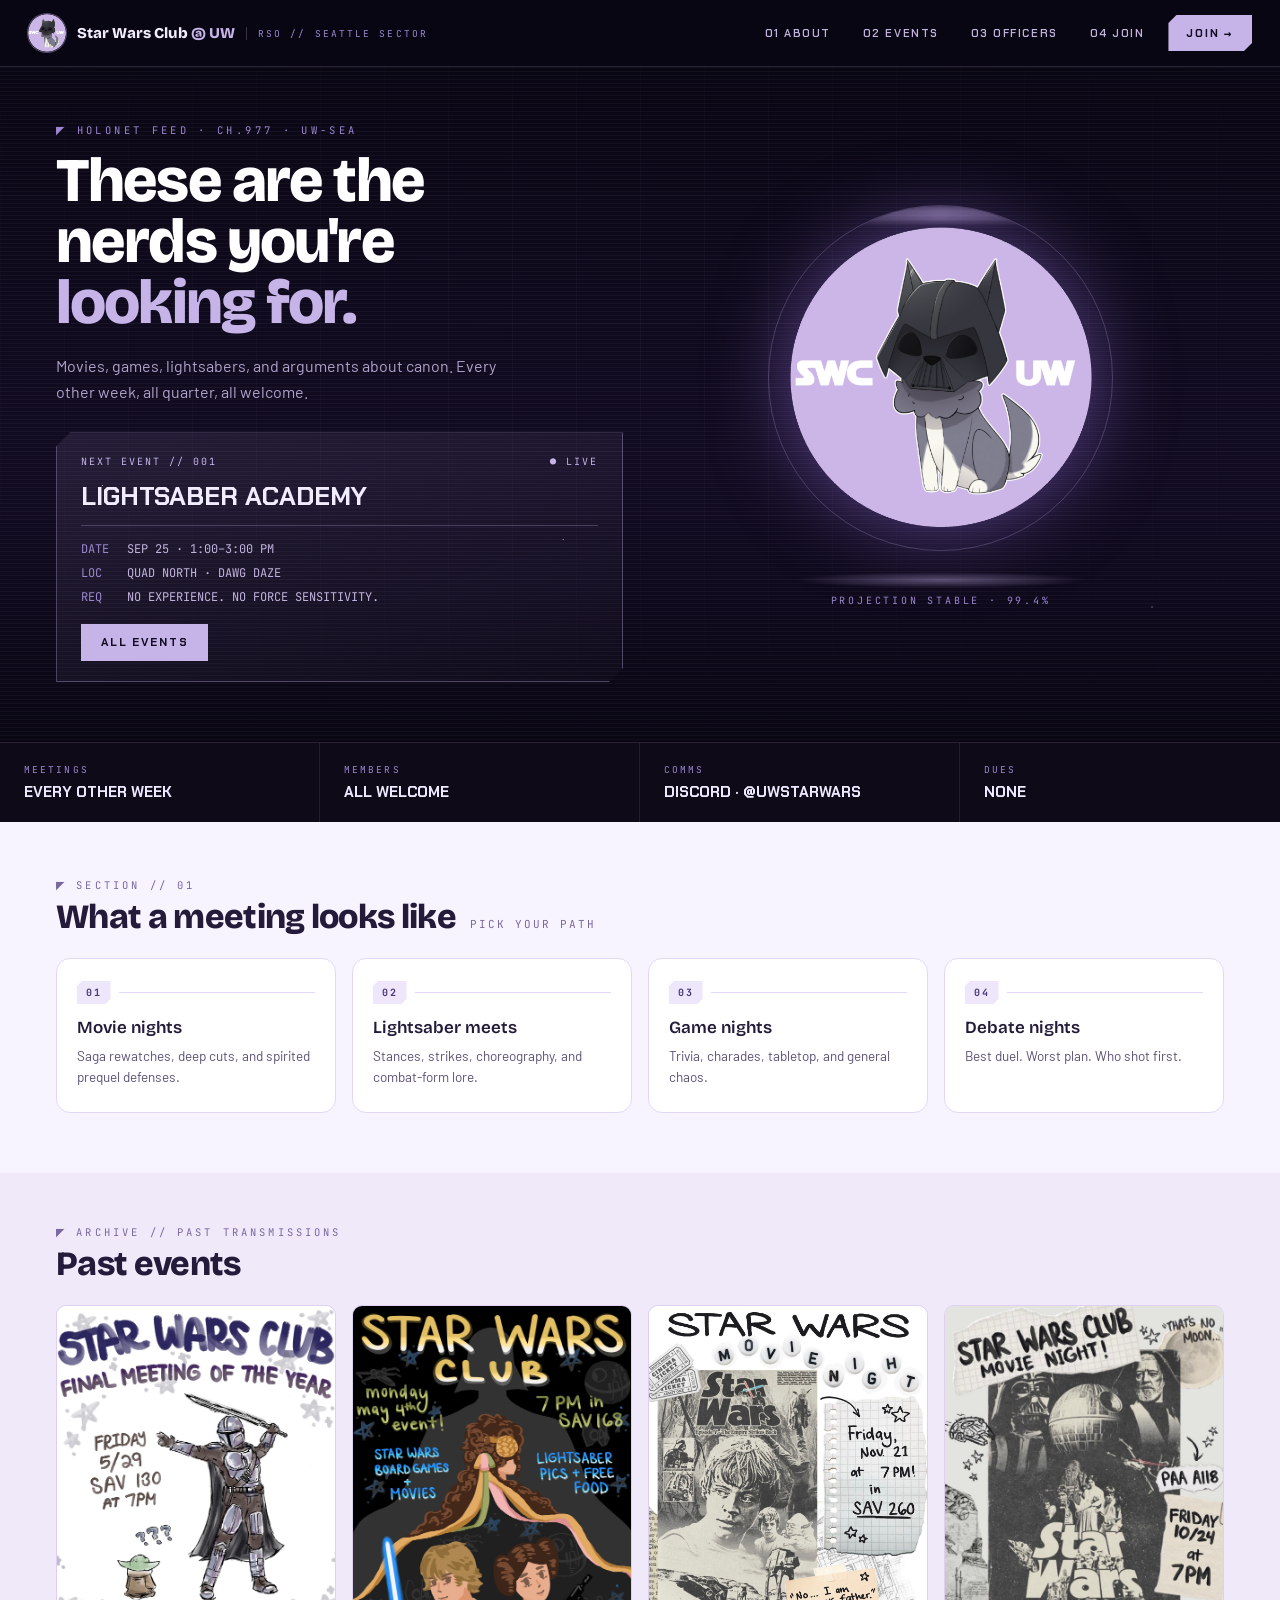
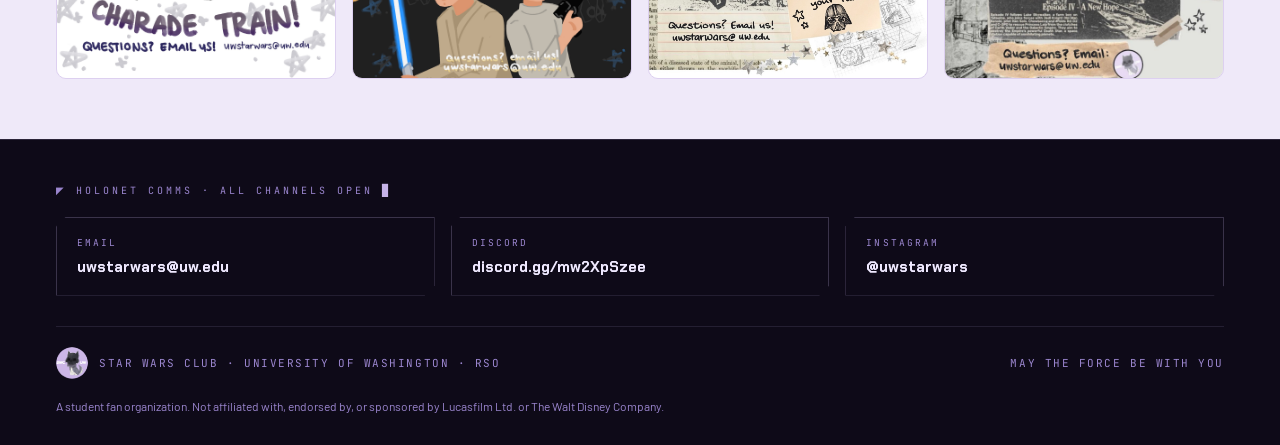
<file: index.html>
<!DOCTYPE html>
<html lang="en">
<head>
<meta charset="utf-8">
<meta name="viewport" content="width=device-width, initial-scale=1">
<title>Star Wars Club @ UW</title>
<meta name="description" content="Star Wars Club at the University of Washington: movies, games, lightsabers, and arguments about canon. Every other week, all quarter, all welcome.">
<meta property="og:title" content="Star Wars Club @ UW">
<meta property="og:description" content="Movies, games, lightsabers, and arguments about canon. Every other week, all quarter, all welcome.">
<meta property="og:image" content="assets/logo.png">
<meta property="og:type" content="website">
<link rel="icon" href="assets/logo.png" type="image/png">
<link rel="preconnect" href="https://fonts.googleapis.com">
<link rel="preconnect" href="https://fonts.gstatic.com" crossorigin>
<link href="https://fonts.googleapis.com/css2?family=Chakra+Petch:wght@400;600;700&family=JetBrains+Mono:wght@400;700&family=Bricolage+Grotesque:opsz,wght@12..96,600;12..96,800&family=Barlow:wght@400;500;600&display=swap" rel="stylesheet">
<link rel="stylesheet" href="css/style.css">
</head>
<body>
<a class="skip-link" href="#main">Skip to content</a>

<header class="site-header">
  <div class="header-inner">
    <a class="brand" href="index.html">
      <img class="brand-logo" src="assets/logo.png" alt="SWC UW">
      <span class="brand-word">Star Wars Club <span>@ UW</span></span>
      <span class="brand-tag">RSO // SEATTLE SECTOR</span>
    </a>
    <nav class="nav" aria-label="Primary">
      <a class="nav-link" href="about.html">01 About</a>
      <a class="nav-link" href="events.html">02 Events</a>
      <a class="nav-link" href="officers.html">03 Officers</a>
      <a class="nav-link" href="join.html">04 Join</a>
      <a class="cta-join" href="https://discord.gg/mw2XpSzee" target="_blank" rel="noopener">Join →</a>
    </nav>
  </div>
</header>

<main id="main">

  <section class="hero" style="background:linear-gradient(180deg,#0a0714 0%,#120c22 60%,#0a0714 100%);padding:56px 28px 60px">
    <div class="decor decor-stars-home"></div>
    <div class="decor decor-scanlines"></div>
    <div class="decor decor-grid"></div>
    <div class="hero-inner wrap" style="display:grid;grid-template-columns:repeat(auto-fit,minmax(min(340px,100%),1fr));gap:34px;align-items:center">
      <div>
        <div class="kicker">◤ HOLONET FEED · CH.977 · UW-SEA</div>
        <h1 class="h1">These are the<br>nerds you're<br><span class="accent">looking for.</span></h1>
        <p class="lede">Movies, games, lightsabers, and arguments about canon. Every other week, all quarter, all welcome.</p>

        <div class="console" style="margin-top:28px">
          <div class="console-row"><span>NEXT EVENT // 001</span><span class="live anim-pulse">● LIVE</span></div>
          <div class="console-title">Lightsaber Academy</div>
          <div class="console-rule"></div>
          <div class="console-spec">
            <span class="label">DATE</span><span>SEP 25 · 1:00–3:00 PM</span>
            <span class="label">LOC</span><span>QUAD NORTH · DAWG DAZE</span>
            <span class="label">REQ</span><span>NO EXPERIENCE. NO FORCE SENSITIVITY.</span>
          </div>
          <a class="console-btn" href="events.html">All events</a>
        </div>
      </div>

      <div class="hologram">
        <div class="hologram-stage">
          <div class="hologram-glow"></div>
          <div class="hologram-ring"><div class="hologram-scan anim-sweep"></div></div>
          <img class="hologram-logo anim-floaty" src="assets/logo.png" alt="SWC UW husky mascot">
        </div>
        <div class="hologram-base"></div>
        <div class="hologram-caption">PROJECTION STABLE · 99.4%</div>
      </div>
    </div>
  </section>

  <section class="stat-bar">
    <div class="stat-cell"><div class="stat-label">MEETINGS</div><div class="stat-value">Every other week</div></div>
    <div class="stat-cell"><div class="stat-label">MEMBERS</div><div class="stat-value">All welcome</div></div>
    <div class="stat-cell"><div class="stat-label">COMMS</div><div class="stat-value">Discord · @uwstarwars</div></div>
    <div class="stat-cell"><div class="stat-label">DUES</div><div class="stat-value">None</div></div>
  </section>

  <section class="section-light">
    <div class="wrap">
      <div class="kicker-light">◤ SECTION // 01</div>
      <div class="section-head">
        <h2 class="h2">What a meeting looks like</h2>
        <span class="section-note">PICK YOUR PATH</span>
      </div>
      <div class="card-grid">
        <div class="path-card">
          <div class="path-card-head"><span class="chip">01</span><span class="path-card-rule"></span></div>
          <div class="path-card-title">Movie nights</div>
          <p class="path-card-body">Saga rewatches, deep cuts, and spirited prequel defenses.</p>
        </div>
        <div class="path-card">
          <div class="path-card-head"><span class="chip">02</span><span class="path-card-rule"></span></div>
          <div class="path-card-title">Lightsaber meets</div>
          <p class="path-card-body">Stances, strikes, choreography, and combat-form lore.</p>
        </div>
        <div class="path-card">
          <div class="path-card-head"><span class="chip">03</span><span class="path-card-rule"></span></div>
          <div class="path-card-title">Game nights</div>
          <p class="path-card-body">Trivia, charades, tabletop, and general chaos.</p>
        </div>
        <div class="path-card">
          <div class="path-card-head"><span class="chip">04</span><span class="path-card-rule"></span></div>
          <div class="path-card-title">Debate nights</div>
          <p class="path-card-body">Best duel. Worst plan. Who shot first.</p>
        </div>
      </div>
    </div>
  </section>

  <section class="section-archive">
    <div class="wrap">
      <div class="kicker-light">◤ ARCHIVE // PAST TRANSMISSIONS</div>
      <h2 class="h2" style="margin-bottom:24px">Past events</h2>
      <div class="poster-grid">
        <img src="assets/poster-lastmeeting.jpg" alt="Final meeting of the year">
        <img src="assets/poster-may4th.jpg" alt="May the 4th">
        <img src="assets/poster-tesb.jpg" alt="Empire Strikes Back movie night">
        <img src="assets/poster-anh.jpg" alt="A New Hope">
      </div>
    </div>
  </section>

</main>

<footer class="site-footer">
  <div class="wrap">
    <div class="footer-kicker">◤ HOLONET COMMS · ALL CHANNELS OPEN <span class="cursor anim-blink">█</span></div>
    <div class="comms-grid">
      <a class="comms-card" href="mailto:uwstarwars@uw.edu">
        <div class="comms-label">EMAIL</div>
        <div class="comms-value">uwstarwars@uw.edu</div>
      </a>
      <a class="comms-card" href="https://discord.gg/mw2XpSzee" target="_blank" rel="noopener">
        <div class="comms-label">DISCORD</div>
        <div class="comms-value">discord.gg/mw2XpSzee</div>
      </a>
      <a class="comms-card" href="https://instagram.com/uwstarwars" target="_blank" rel="noopener">
        <div class="comms-label">INSTAGRAM</div>
        <div class="comms-value">@uwstarwars</div>
      </a>
    </div>
    <div class="footer-bottom">
      <div class="footer-brand">
        <img class="footer-logo" src="assets/logo.png" alt="SWC UW">
        <span class="footer-mono">STAR WARS CLUB · UNIVERSITY OF WASHINGTON · RSO</span>
      </div>
      <span class="footer-mono">MAY THE FORCE BE WITH YOU</span>
    </div>
    <p class="disclaimer">A student fan organization. Not affiliated with, endorsed by, or sponsored by Lucasfilm Ltd. or The Walt Disney Company.</p>
  </div>
</footer>

</body>
</html>
</file>
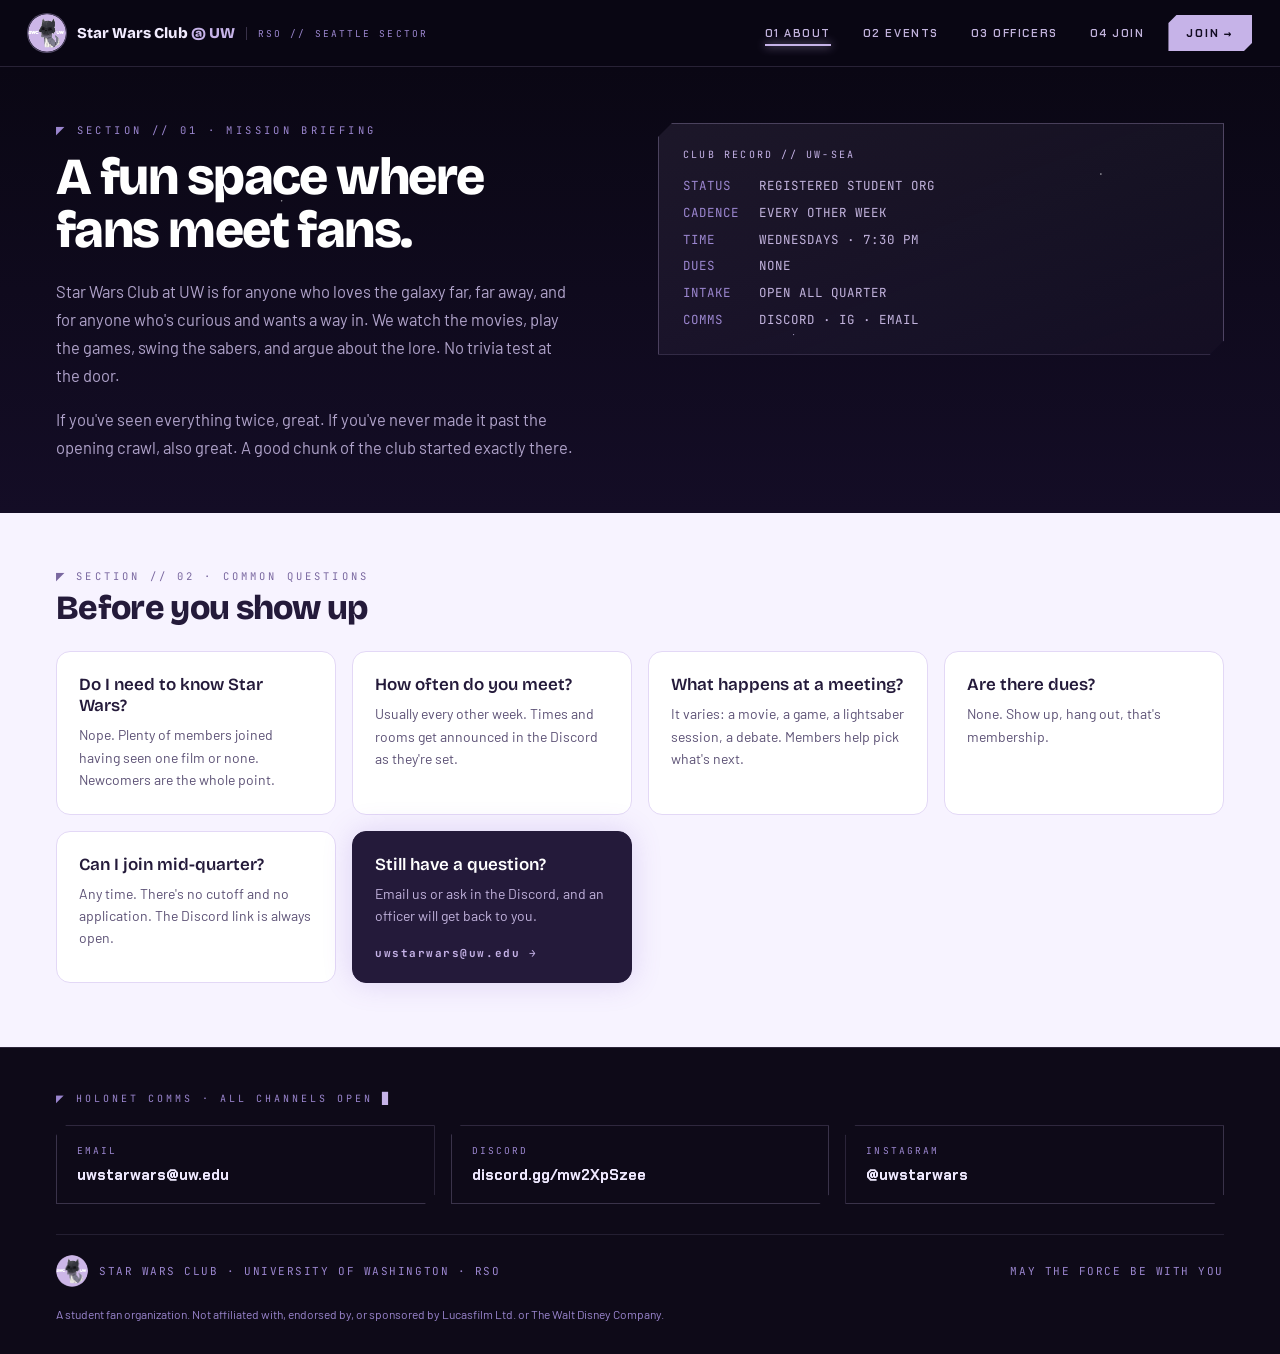
<file: about.html>
<!DOCTYPE html>
<html lang="en">
<head>
<meta charset="utf-8">
<meta name="viewport" content="width=device-width, initial-scale=1">
<title>About | Star Wars Club @ UW</title>
<meta name="description" content="A fun space where fans meet fans. No trivia test at the door. Everyone from lifelong fans to total newcomers is welcome.">
<meta property="og:title" content="About | Star Wars Club @ UW">
<meta property="og:description" content="A fun space where fans meet fans. No trivia test at the door.">
<meta property="og:image" content="assets/logo.png">
<meta property="og:type" content="website">
<link rel="icon" href="assets/logo.png" type="image/png">
<link rel="preconnect" href="https://fonts.googleapis.com">
<link rel="preconnect" href="https://fonts.gstatic.com" crossorigin>
<link href="https://fonts.googleapis.com/css2?family=Chakra+Petch:wght@400;600;700&family=JetBrains+Mono:wght@400;700&family=Bricolage+Grotesque:opsz,wght@12..96,600;12..96,800&family=Barlow:wght@400;500;600&display=swap" rel="stylesheet">
<link rel="stylesheet" href="css/style.css">
</head>
<body>
<a class="skip-link" href="#main">Skip to content</a>

<header class="site-header">
  <div class="header-inner">
    <a class="brand" href="index.html">
      <img class="brand-logo" src="assets/logo.png" alt="SWC UW">
      <span class="brand-word">Star Wars Club <span>@ UW</span></span>
      <span class="brand-tag">RSO // SEATTLE SECTOR</span>
    </a>
    <nav class="nav" aria-label="Primary">
      <a class="nav-link active" href="about.html" aria-current="page">01 About</a>
      <a class="nav-link" href="events.html">02 Events</a>
      <a class="nav-link" href="officers.html">03 Officers</a>
      <a class="nav-link" href="join.html">04 Join</a>
      <a class="cta-join" href="https://discord.gg/mw2XpSzee" target="_blank" rel="noopener">Join →</a>
    </nav>
  </div>
</header>

<main id="main">

  <section class="hero" style="background:linear-gradient(180deg,#0a0714,#140d26);padding:56px 28px 52px">
    <div class="decor decor-stars-about"></div>
    <div class="hero-inner wrap" style="display:grid;grid-template-columns:repeat(auto-fit,minmax(min(320px,100%),1fr));gap:36px;align-items:start">
      <div>
        <div class="kicker">◤ SECTION // 01 · MISSION BRIEFING</div>
        <h1 class="h1 h1-sub">A fun space where<br>fans meet fans.</h1>
        <p class="lede lede-wide" style="margin-top:20px">Star Wars Club at UW is for anyone who loves the galaxy far, far away, and for anyone who's curious and wants a way in. We watch the movies, play the games, swing the sabers, and argue about the lore. No trivia test at the door.</p>
        <p class="lede lede-wide">If you've seen everything twice, great. If you've never made it past the opening crawl, also great. A good chunk of the club started exactly there.</p>
      </div>

      <div class="record-panel">
        <div class="record-label">CLUB RECORD // UW-SEA</div>
        <div class="console-spec roomy">
          <span class="label">STATUS</span><span>REGISTERED STUDENT ORG</span>
          <span class="label">CADENCE</span><span>EVERY OTHER WEEK</span>
          <span class="label">TIME</span><span>WEDNESDAYS · 7:30 PM</span>
          <span class="label">DUES</span><span>NONE</span>
          <span class="label">INTAKE</span><span>OPEN ALL QUARTER</span>
          <span class="label">COMMS</span><span>DISCORD · IG · EMAIL</span>
        </div>
      </div>
    </div>
  </section>

  <section class="section-light" style="padding:56px 28px 64px">
    <div class="wrap">
      <div class="kicker-light">◤ SECTION // 02 · COMMON QUESTIONS</div>
      <h2 class="h2" style="margin-bottom:26px">Before you show up</h2>
      <div class="card-grid" style="grid-template-columns:repeat(auto-fit,minmax(280px,1fr))">
        <div class="faq-card">
          <div class="faq-q">Do I need to know Star Wars?</div>
          <p class="faq-a">Nope. Plenty of members joined having seen one film or none. Newcomers are the whole point.</p>
        </div>
        <div class="faq-card">
          <div class="faq-q">How often do you meet?</div>
          <p class="faq-a">Usually every other week. Times and rooms get announced in the Discord as they're set.</p>
        </div>
        <div class="faq-card">
          <div class="faq-q">What happens at a meeting?</div>
          <p class="faq-a">It varies: a movie, a game, a lightsaber session, a debate. Members help pick what's next.</p>
        </div>
        <div class="faq-card">
          <div class="faq-q">Are there dues?</div>
          <p class="faq-a">None. Show up, hang out, that's membership.</p>
        </div>
        <div class="faq-card">
          <div class="faq-q">Can I join mid-quarter?</div>
          <p class="faq-a">Any time. There's no cutoff and no application. The Discord link is always open.</p>
        </div>
        <div class="faq-card faq-card-inverted">
          <div class="faq-q">Still have a question?</div>
          <p class="faq-a">Email us or ask in the Discord, and an officer will get back to you.</p>
          <a class="faq-link" href="mailto:uwstarwars@uw.edu">uwstarwars@uw.edu →</a>
        </div>
      </div>
    </div>
  </section>

</main>

<footer class="site-footer">
  <div class="wrap">
    <div class="footer-kicker">◤ HOLONET COMMS · ALL CHANNELS OPEN <span class="cursor anim-blink">█</span></div>
    <div class="comms-grid">
      <a class="comms-card" href="mailto:uwstarwars@uw.edu">
        <div class="comms-label">EMAIL</div>
        <div class="comms-value">uwstarwars@uw.edu</div>
      </a>
      <a class="comms-card" href="https://discord.gg/mw2XpSzee" target="_blank" rel="noopener">
        <div class="comms-label">DISCORD</div>
        <div class="comms-value">discord.gg/mw2XpSzee</div>
      </a>
      <a class="comms-card" href="https://instagram.com/uwstarwars" target="_blank" rel="noopener">
        <div class="comms-label">INSTAGRAM</div>
        <div class="comms-value">@uwstarwars</div>
      </a>
    </div>
    <div class="footer-bottom">
      <div class="footer-brand">
        <img class="footer-logo" src="assets/logo.png" alt="SWC UW">
        <span class="footer-mono">STAR WARS CLUB · UNIVERSITY OF WASHINGTON · RSO</span>
      </div>
      <span class="footer-mono">MAY THE FORCE BE WITH YOU</span>
    </div>
    <p class="disclaimer">A student fan organization. Not affiliated with, endorsed by, or sponsored by Lucasfilm Ltd. or The Walt Disney Company.</p>
  </div>
</footer>

</body>
</html>
</file>
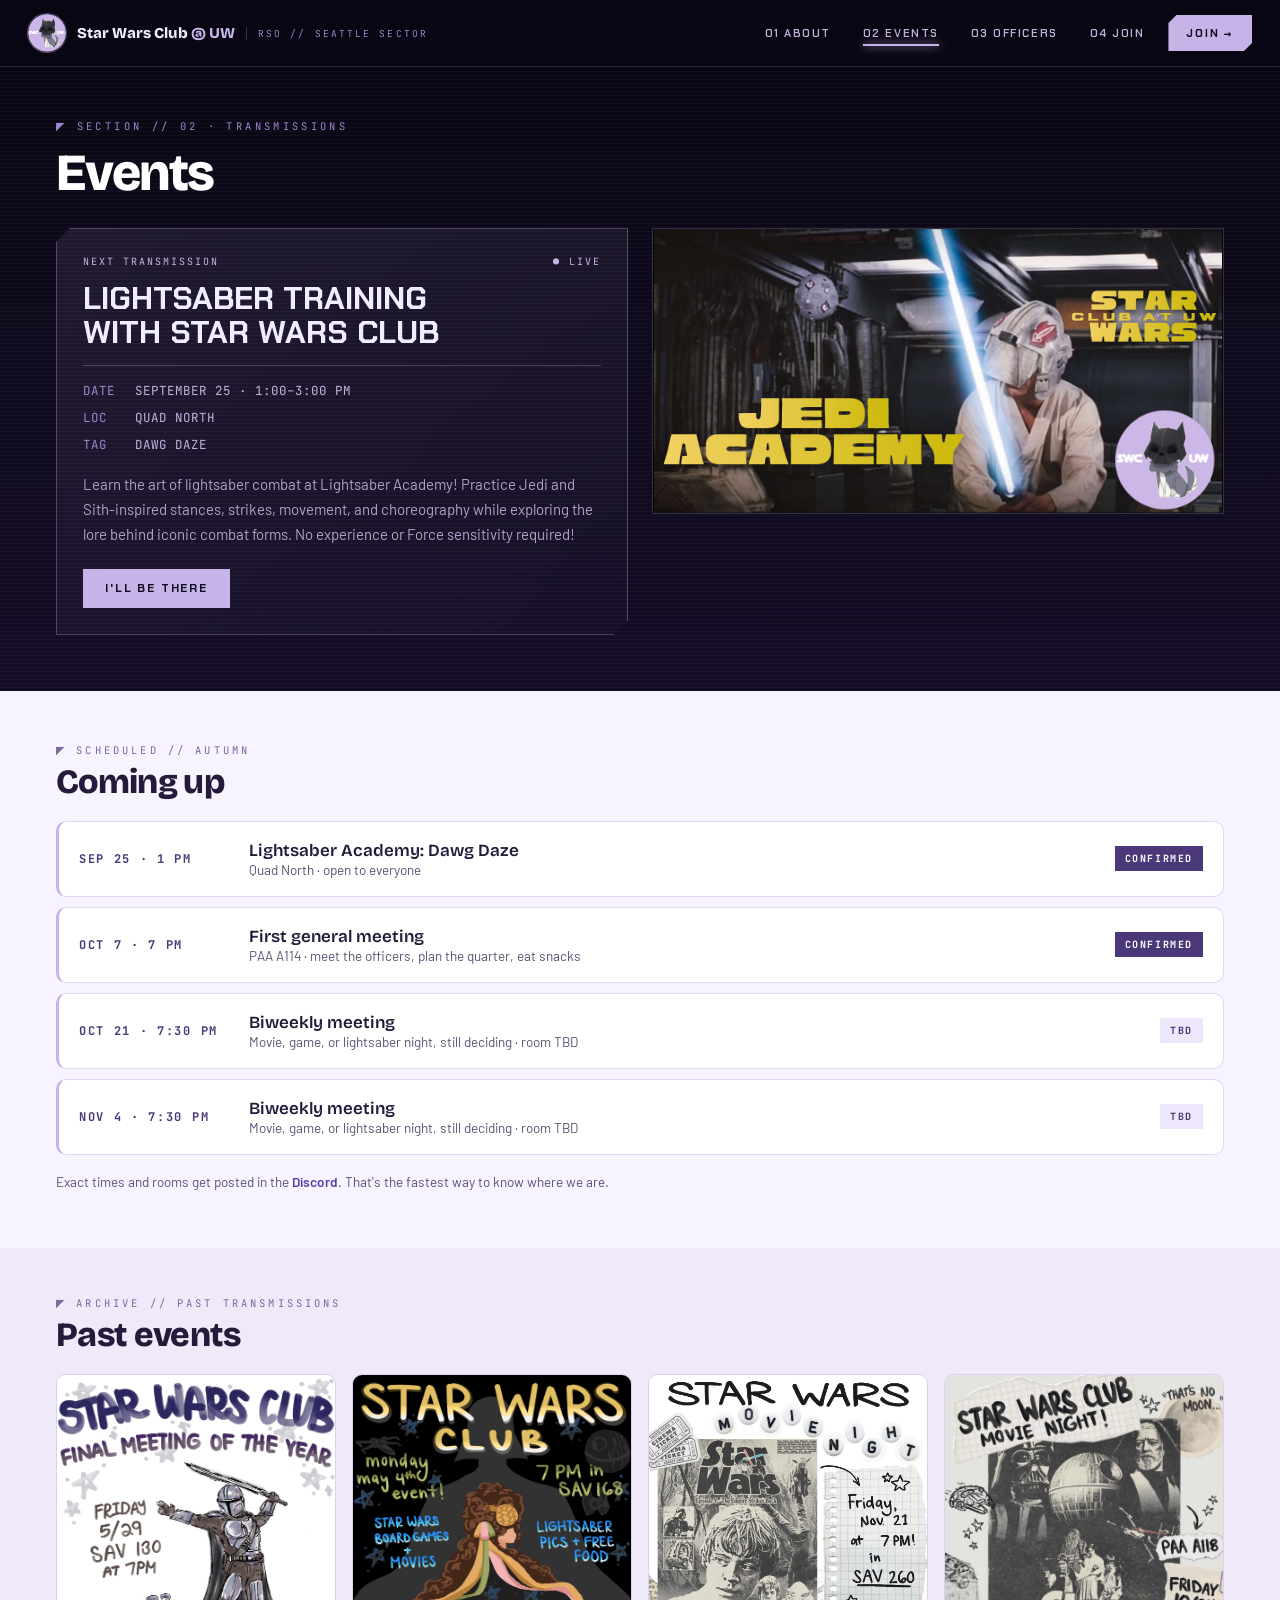
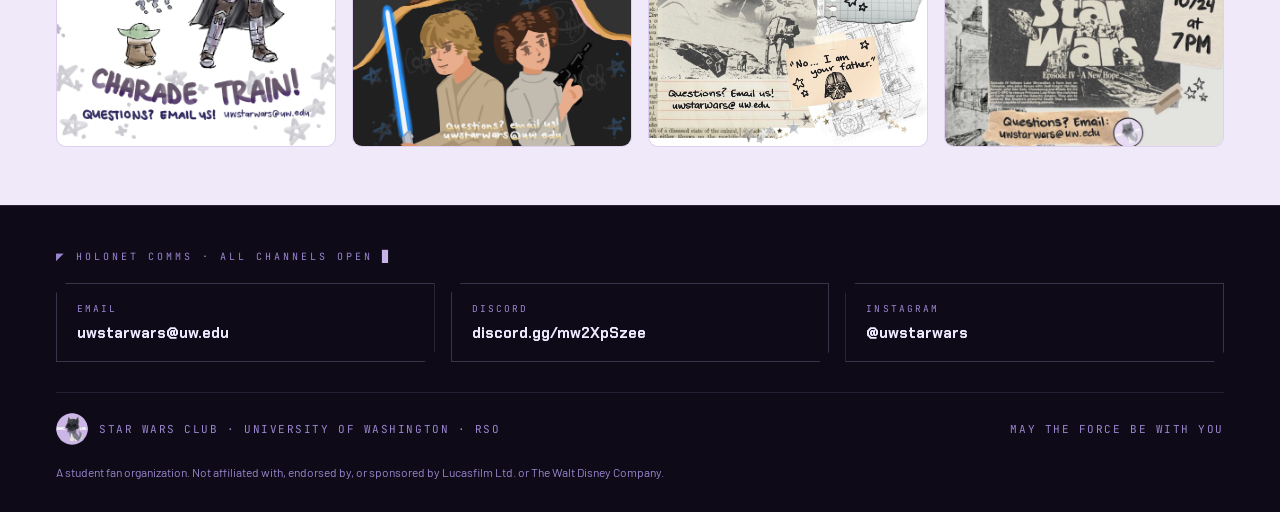
<file: events.html>
<!DOCTYPE html>
<html lang="en">
<head>
<meta charset="utf-8">
<meta name="viewport" content="width=device-width, initial-scale=1">
<title>Events | Star Wars Club @ UW</title>
<meta name="description" content="Lightsaber Academy at Dawg Daze, plus the rest of autumn's schedule for Star Wars Club at UW.">
<meta property="og:title" content="Events | Star Wars Club @ UW">
<meta property="og:description" content="Lightsaber Academy at Dawg Daze, plus the rest of autumn's schedule.">
<meta property="og:image" content="assets/event-jedi-academy.png">
<meta property="og:type" content="website">
<link rel="icon" href="assets/logo.png" type="image/png">
<link rel="preconnect" href="https://fonts.googleapis.com">
<link rel="preconnect" href="https://fonts.gstatic.com" crossorigin>
<link href="https://fonts.googleapis.com/css2?family=Chakra+Petch:wght@400;600;700&family=JetBrains+Mono:wght@400;700&family=Bricolage+Grotesque:opsz,wght@12..96,600;12..96,800&family=Barlow:wght@400;500;600&display=swap" rel="stylesheet">
<link rel="stylesheet" href="css/style.css">
</head>
<body>
<a class="skip-link" href="#main">Skip to content</a>

<header class="site-header">
  <div class="header-inner">
    <a class="brand" href="index.html">
      <img class="brand-logo" src="assets/logo.png" alt="SWC UW">
      <span class="brand-word">Star Wars Club <span>@ UW</span></span>
      <span class="brand-tag">RSO // SEATTLE SECTOR</span>
    </a>
    <nav class="nav" aria-label="Primary">
      <a class="nav-link" href="about.html">01 About</a>
      <a class="nav-link active" href="events.html" aria-current="page">02 Events</a>
      <a class="nav-link" href="officers.html">03 Officers</a>
      <a class="nav-link" href="join.html">04 Join</a>
      <a class="cta-join" href="https://discord.gg/mw2XpSzee" target="_blank" rel="noopener">Join →</a>
    </nav>
  </div>
</header>

<main id="main">

  <section class="hero" style="background:linear-gradient(180deg,#0a0714,#140d26);padding:52px 28px 56px">
    <div class="decor decor-scanlines"></div>
    <div class="hero-inner wrap">
      <div class="kicker">◤ SECTION // 02 · TRANSMISSIONS</div>
      <h1 class="h1 h1-sub" style="margin-bottom:28px">Events</h1>

      <div class="events-hero-grid">
        <div class="console" style="padding:26px">
          <div class="console-row"><span>NEXT TRANSMISSION</span><span class="live anim-pulse">● LIVE</span></div>
          <div class="console-title lg">Lightsaber Training<br>with Star Wars Club</div>
          <div class="console-rule" style="margin:16px 0"></div>
          <div class="console-spec roomy">
            <span class="label">DATE</span><span>SEPTEMBER 25 · 1:00–3:00 PM</span>
            <span class="label">LOC</span><span>QUAD NORTH</span>
            <span class="label">TAG</span><span>DAWG DAZE</span>
          </div>
          <p class="console-body">Learn the art of lightsaber combat at Lightsaber Academy! Practice Jedi and Sith-inspired stances, strikes, movement, and choreography while exploring the lore behind iconic combat forms. No experience or Force sensitivity required!</p>
          <a class="console-btn" style="margin-top:22px;padding:12px 22px" href="https://discord.gg/mw2XpSzee" target="_blank" rel="noopener">I'll be there</a>
        </div>
        <img class="event-art" src="assets/event-jedi-academy.png" alt="Jedi Academy: lightsaber training at Dawg Daze">
      </div>
    </div>
  </section>

  <section class="section-light" style="padding:52px 28px 58px">
    <div class="wrap">
      <div class="kicker-light">◤ SCHEDULED // AUTUMN</div>
      <h2 class="h2" style="margin-bottom:22px">Coming up</h2>
      <div class="schedule-list">
        <div class="schedule-row">
          <div class="schedule-date">SEP 25 · 1 PM</div>
          <div>
            <div class="schedule-title">Lightsaber Academy: Dawg Daze</div>
            <div class="schedule-sub">Quad North · open to everyone</div>
          </div>
          <span class="pill pill-confirmed">CONFIRMED</span>
        </div>
        <div class="schedule-row">
          <div class="schedule-date">OCT 7 · 7 PM</div>
          <div>
            <div class="schedule-title">First general meeting</div>
            <div class="schedule-sub">PAA A114 · meet the officers, plan the quarter, eat snacks</div>
          </div>
          <span class="pill pill-confirmed">CONFIRMED</span>
        </div>
        <div class="schedule-row">
          <div class="schedule-date">OCT 21 · 7:30 PM</div>
          <div>
            <div class="schedule-title">Biweekly meeting</div>
            <div class="schedule-sub">Movie, game, or lightsaber night, still deciding · room TBD</div>
          </div>
          <span class="pill pill-tbd">TBD</span>
        </div>
        <div class="schedule-row">
          <div class="schedule-date">NOV 4 · 7:30 PM</div>
          <div>
            <div class="schedule-title">Biweekly meeting</div>
            <div class="schedule-sub">Movie, game, or lightsaber night, still deciding · room TBD</div>
          </div>
          <span class="pill pill-tbd">TBD</span>
        </div>
      </div>
      <p class="schedule-note">Exact times and rooms get posted in the <a href="https://discord.gg/mw2XpSzee" target="_blank" rel="noopener">Discord</a>. That's the fastest way to know where we are.</p>
    </div>
  </section>

  <section class="section-archive" style="padding:48px 28px 58px">
    <div class="wrap">
      <div class="kicker-light">◤ ARCHIVE // PAST TRANSMISSIONS</div>
      <h2 class="h2" style="margin-bottom:22px">Past events</h2>
      <div class="poster-grid">
        <img src="assets/poster-lastmeeting.jpg" alt="Final meeting of the year">
        <img src="assets/poster-may4th.jpg" alt="May the 4th">
        <img src="assets/poster-tesb.jpg" alt="Empire Strikes Back movie night">
        <img src="assets/poster-anh.jpg" alt="A New Hope">
      </div>
    </div>
  </section>

</main>

<footer class="site-footer">
  <div class="wrap">
    <div class="footer-kicker">◤ HOLONET COMMS · ALL CHANNELS OPEN <span class="cursor anim-blink">█</span></div>
    <div class="comms-grid">
      <a class="comms-card" href="mailto:uwstarwars@uw.edu">
        <div class="comms-label">EMAIL</div>
        <div class="comms-value">uwstarwars@uw.edu</div>
      </a>
      <a class="comms-card" href="https://discord.gg/mw2XpSzee" target="_blank" rel="noopener">
        <div class="comms-label">DISCORD</div>
        <div class="comms-value">discord.gg/mw2XpSzee</div>
      </a>
      <a class="comms-card" href="https://instagram.com/uwstarwars" target="_blank" rel="noopener">
        <div class="comms-label">INSTAGRAM</div>
        <div class="comms-value">@uwstarwars</div>
      </a>
    </div>
    <div class="footer-bottom">
      <div class="footer-brand">
        <img class="footer-logo" src="assets/logo.png" alt="SWC UW">
        <span class="footer-mono">STAR WARS CLUB · UNIVERSITY OF WASHINGTON · RSO</span>
      </div>
      <span class="footer-mono">MAY THE FORCE BE WITH YOU</span>
    </div>
    <p class="disclaimer">A student fan organization. Not affiliated with, endorsed by, or sponsored by Lucasfilm Ltd. or The Walt Disney Company.</p>
  </div>
</footer>

</body>
</html>
</file>
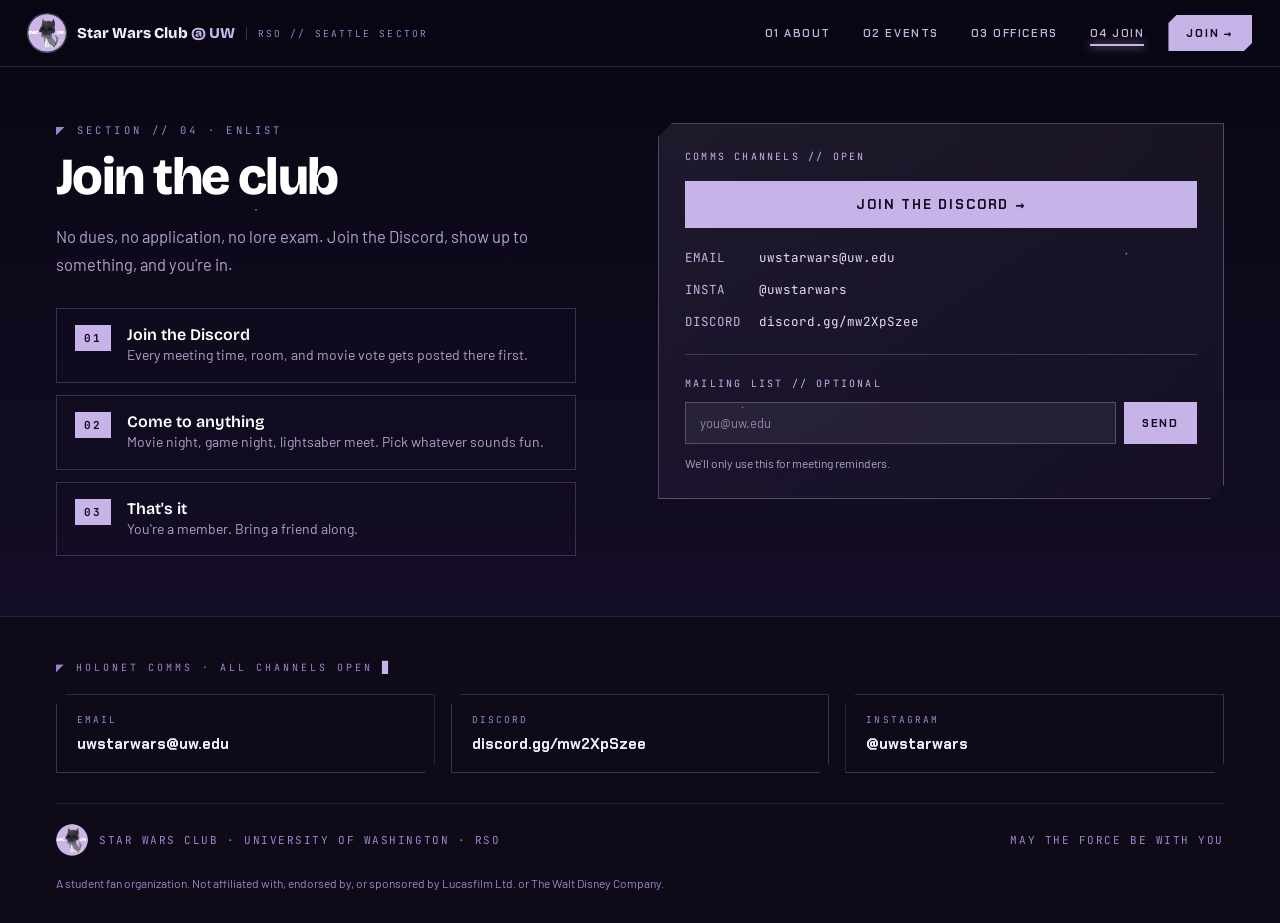
<file: join.html>
<!DOCTYPE html>
<html lang="en">
<head>
<meta charset="utf-8">
<meta name="viewport" content="width=device-width, initial-scale=1">
<title>Join | Star Wars Club @ UW</title>
<meta name="description" content="No dues, no application, no lore exam. Join the Discord, show up to something, and you're in.">
<meta property="og:title" content="Join | Star Wars Club @ UW">
<meta property="og:description" content="No dues, no application, no lore exam. Join the Discord, show up to something, and you're in.">
<meta property="og:image" content="assets/logo.png">
<meta property="og:type" content="website">
<link rel="icon" href="assets/logo.png" type="image/png">
<link rel="preconnect" href="https://fonts.googleapis.com">
<link rel="preconnect" href="https://fonts.gstatic.com" crossorigin>
<link href="https://fonts.googleapis.com/css2?family=Chakra+Petch:wght@400;600;700&family=JetBrains+Mono:wght@400;700&family=Bricolage+Grotesque:opsz,wght@12..96,600;12..96,800&family=Barlow:wght@400;500;600&display=swap" rel="stylesheet">
<link rel="stylesheet" href="css/style.css">
</head>
<body>
<a class="skip-link" href="#main">Skip to content</a>

<header class="site-header">
  <div class="header-inner">
    <a class="brand" href="index.html">
      <img class="brand-logo" src="assets/logo.png" alt="SWC UW">
      <span class="brand-word">Star Wars Club <span>@ UW</span></span>
      <span class="brand-tag">RSO // SEATTLE SECTOR</span>
    </a>
    <nav class="nav" aria-label="Primary">
      <a class="nav-link" href="about.html">01 About</a>
      <a class="nav-link" href="events.html">02 Events</a>
      <a class="nav-link" href="officers.html">03 Officers</a>
      <a class="nav-link active" href="join.html" aria-current="page">04 Join</a>
      <a class="cta-join" href="https://discord.gg/mw2XpSzee" target="_blank" rel="noopener">Join →</a>
    </nav>
  </div>
</header>

<main id="main">

  <section class="hero" style="background:linear-gradient(180deg,#0a0714,#140d26);padding:56px 28px 60px">
    <div class="decor decor-stars-join"></div>
    <div class="hero-inner wrap join-grid">
      <div>
        <div class="kicker">◤ SECTION // 04 · ENLIST</div>
        <h1 class="h1 h1-sub">Join the club</h1>
        <p class="lede lede-wide" style="margin:18px 0 30px;max-width:480px">No dues, no application, no lore exam. Join the Discord, show up to something, and you're in.</p>

        <div class="steps">
          <div class="step">
            <span class="step-num">01</span>
            <div>
              <div class="step-title">Join the Discord</div>
              <div class="step-body">Every meeting time, room, and movie vote gets posted there first.</div>
            </div>
          </div>
          <div class="step">
            <span class="step-num">02</span>
            <div>
              <div class="step-title">Come to anything</div>
              <div class="step-body">Movie night, game night, lightsaber meet. Pick whatever sounds fun.</div>
            </div>
          </div>
          <div class="step">
            <span class="step-num">03</span>
            <div>
              <div class="step-title">That's it</div>
              <div class="step-body">You're a member. Bring a friend along.</div>
            </div>
          </div>
        </div>
      </div>

      <div class="console" style="padding:26px">
        <div class="record-label" style="margin-bottom:18px">COMMS CHANNELS // OPEN</div>
        <a class="comms-panel-btn" href="https://discord.gg/mw2XpSzee" target="_blank" rel="noopener">Join the Discord →</a>
        <div class="comms-panel-spec">
          <span class="label">EMAIL</span><a href="mailto:uwstarwars@uw.edu">uwstarwars@uw.edu</a>
          <span class="label">INSTA</span><a href="https://instagram.com/uwstarwars" target="_blank" rel="noopener">@uwstarwars</a>
          <span class="label">DISCORD</span><span style="color:#e6dcff">discord.gg/mw2XpSzee</span>
        </div>
        <div class="panel-rule"></div>
        <div class="record-label" style="margin-bottom:12px">MAILING LIST // OPTIONAL</div>
        <!--
          Mailing list setup (one-time, about 5 minutes):
          Responses go to this Google Sheet, already in your Drive:
          https://docs.google.com/spreadsheets/d/1Yl26kgDIJmkkxz22X2WCAX3cQXfK-3ZWH-rBzR0nKRk/edit

          1. Go to forms.google.com and start a blank form. Add one "Short answer"
             question (label it "Email"; under the ⋮ menu turn on "Response validation"
             > "Email address" if you want extra checking).
          2. Open the Responses tab, click the green Sheets icon, choose
             "Select existing spreadsheet", and pick "SWC UW Mailing List".
          3. Click Send (top right) > the link icon > copy the form URL. It looks like
             https://docs.google.com/forms/d/e/AKfycb.../viewform
             Copy the long ID between /d/e/ and /viewform. That's your FORM_ID below.
          4. Open that live form, right-click > View Page Source, search for "entry."
             right after your email question. Copy that number (e.g. entry.987654321).
             That's your ENTRY_ID below.
          5. Replace both placeholders below and every new submission appears as a
             new row in the sheet automatically.
        -->
        <form class="mailing-form" id="mailing-form"
              action="https://docs.google.com/forms/d/e/FORM_ID/formResponse"
              method="POST" target="mailing-hidden-frame"
              onsubmit="window.mailingSubmitted = true;">
          <label class="visually-hidden" for="mailing-email">Email address</label>
          <input class="mailing-input" id="mailing-email" name="entry.ENTRY_ID" type="email" placeholder="you@uw.edu" autocomplete="email" required>
          <button class="mailing-btn" type="submit">Send</button>
        </form>
        <iframe name="mailing-hidden-frame" id="mailing-hidden-frame" title="mailing list submit target" style="display:none"
                onload="if(window.mailingSubmitted){window.mailingSubmitted=false;document.getElementById('mailing-form').reset();document.getElementById('mailing-status').hidden=false;}"></iframe>
        <p class="mailing-note" id="mailing-status" hidden>Thanks, you're on the list.</p>
        <p class="mailing-note">We'll only use this for meeting reminders.</p>
      </div>
    </div>
  </section>

</main>

<footer class="site-footer">
  <div class="wrap">
    <div class="footer-kicker">◤ HOLONET COMMS · ALL CHANNELS OPEN <span class="cursor anim-blink">█</span></div>
    <div class="comms-grid">
      <a class="comms-card" href="mailto:uwstarwars@uw.edu">
        <div class="comms-label">EMAIL</div>
        <div class="comms-value">uwstarwars@uw.edu</div>
      </a>
      <a class="comms-card" href="https://discord.gg/mw2XpSzee" target="_blank" rel="noopener">
        <div class="comms-label">DISCORD</div>
        <div class="comms-value">discord.gg/mw2XpSzee</div>
      </a>
      <a class="comms-card" href="https://instagram.com/uwstarwars" target="_blank" rel="noopener">
        <div class="comms-label">INSTAGRAM</div>
        <div class="comms-value">@uwstarwars</div>
      </a>
    </div>
    <div class="footer-bottom">
      <div class="footer-brand">
        <img class="footer-logo" src="assets/logo.png" alt="SWC UW">
        <span class="footer-mono">STAR WARS CLUB · UNIVERSITY OF WASHINGTON · RSO</span>
      </div>
      <span class="footer-mono">MAY THE FORCE BE WITH YOU</span>
    </div>
    <p class="disclaimer">A student fan organization. Not affiliated with, endorsed by, or sponsored by Lucasfilm Ltd. or The Walt Disney Company.</p>
  </div>
</footer>

</body>
</html>
</file>
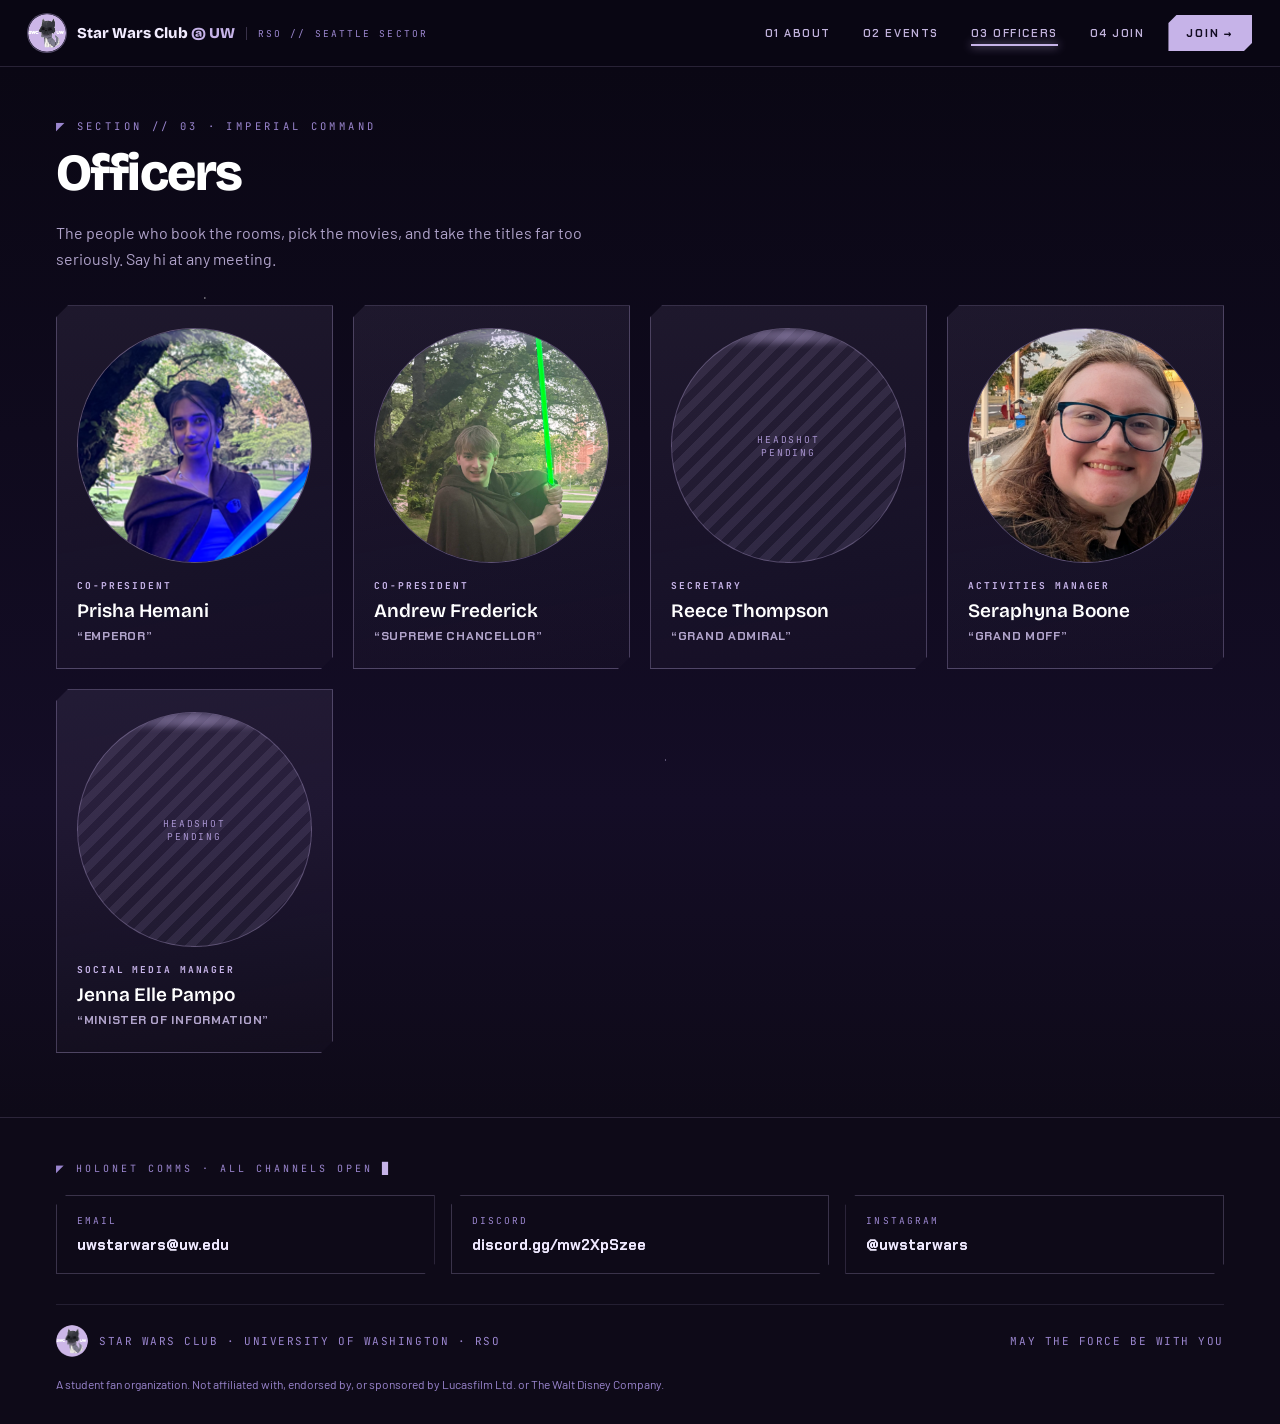
<file: officers.html>
<!DOCTYPE html>
<html lang="en">
<head>
<meta charset="utf-8">
<meta name="viewport" content="width=device-width, initial-scale=1">
<title>Officers | Star Wars Club @ UW</title>
<meta name="description" content="Meet the officers of Star Wars Club at UW: the people who book the rooms, pick the movies, and take the titles far too seriously.">
<meta property="og:title" content="Officers | Star Wars Club @ UW">
<meta property="og:description" content="The people who book the rooms, pick the movies, and take the titles far too seriously.">
<meta property="og:image" content="assets/logo.png">
<meta property="og:type" content="website">
<link rel="icon" href="assets/logo.png" type="image/png">
<link rel="preconnect" href="https://fonts.googleapis.com">
<link rel="preconnect" href="https://fonts.gstatic.com" crossorigin>
<link href="https://fonts.googleapis.com/css2?family=Chakra+Petch:wght@400;600;700&family=JetBrains+Mono:wght@400;700&family=Bricolage+Grotesque:opsz,wght@12..96,600;12..96,800&family=Barlow:wght@400;500;600&display=swap" rel="stylesheet">
<link rel="stylesheet" href="css/style.css">
</head>
<body>
<a class="skip-link" href="#main">Skip to content</a>

<header class="site-header">
  <div class="header-inner">
    <a class="brand" href="index.html">
      <img class="brand-logo" src="assets/logo.png" alt="SWC UW">
      <span class="brand-word">Star Wars Club <span>@ UW</span></span>
      <span class="brand-tag">RSO // SEATTLE SECTOR</span>
    </a>
    <nav class="nav" aria-label="Primary">
      <a class="nav-link" href="about.html">01 About</a>
      <a class="nav-link" href="events.html">02 Events</a>
      <a class="nav-link active" href="officers.html" aria-current="page">03 Officers</a>
      <a class="nav-link" href="join.html">04 Join</a>
      <a class="cta-join" href="https://discord.gg/mw2XpSzee" target="_blank" rel="noopener">Join →</a>
    </nav>
  </div>
</header>

<main id="main">

  <section class="hero officers-hero">
    <div class="decor decor-stars-officers"></div>
    <div class="hero-inner wrap">
      <div class="kicker">◤ SECTION // 03 · IMPERIAL COMMAND</div>
      <h1 class="h1 h1-sub">Officers</h1>
      <p class="lede" style="max-width:560px;margin-bottom:34px">The people who book the rooms, pick the movies, and take the titles far too seriously. Say hi at any meeting.</p>

      <div class="officer-grid">
        <div class="officer-card">
          <div class="officer-portrait">
            <img src="assets/officer-prisha-v2.jpg" alt="Prisha Hemani">
            <div class="officer-scan anim-sweep"></div>
          </div>
          <div class="officer-role">CO-PRESIDENT</div>
          <div class="officer-name">Prisha Hemani</div>
          <div class="officer-title">“Emperor”</div>
        </div>

        <div class="officer-card">
          <div class="officer-portrait">
            <img src="assets/officer-andrew-v2.jpg" alt="Andrew Frederick">
            <div class="officer-scan anim-sweep"></div>
          </div>
          <div class="officer-role">CO-PRESIDENT</div>
          <div class="officer-name">Andrew Frederick</div>
          <div class="officer-title">“Supreme Chancellor”</div>
        </div>

        <div class="officer-card">
          <div class="officer-portrait">
            <span class="officer-pending">HEADSHOT<br>PENDING</span>
            <div class="officer-scan anim-sweep"></div>
          </div>
          <div class="officer-role">SECRETARY</div>
          <div class="officer-name">Reece Thompson</div>
          <div class="officer-title">“Grand Admiral”</div>
        </div>

        <div class="officer-card">
          <div class="officer-portrait">
            <img src="assets/officer-seraphyna.jpg" alt="Seraphyna Boone">
            <div class="officer-scan anim-sweep"></div>
          </div>
          <div class="officer-role">ACTIVITIES MANAGER</div>
          <div class="officer-name">Seraphyna Boone</div>
          <div class="officer-title">“Grand Moff”</div>
        </div>

        <div class="officer-card">
          <div class="officer-portrait">
            <span class="officer-pending">HEADSHOT<br>PENDING</span>
            <div class="officer-scan anim-sweep"></div>
          </div>
          <div class="officer-role">SOCIAL MEDIA MANAGER</div>
          <div class="officer-name">Jenna Elle Pampo</div>
          <div class="officer-title">“Minister of Information”</div>
        </div>
      </div>
    </div>
  </section>

</main>

<footer class="site-footer">
  <div class="wrap">
    <div class="footer-kicker">◤ HOLONET COMMS · ALL CHANNELS OPEN <span class="cursor anim-blink">█</span></div>
    <div class="comms-grid">
      <a class="comms-card" href="mailto:uwstarwars@uw.edu">
        <div class="comms-label">EMAIL</div>
        <div class="comms-value">uwstarwars@uw.edu</div>
      </a>
      <a class="comms-card" href="https://discord.gg/mw2XpSzee" target="_blank" rel="noopener">
        <div class="comms-label">DISCORD</div>
        <div class="comms-value">discord.gg/mw2XpSzee</div>
      </a>
      <a class="comms-card" href="https://instagram.com/uwstarwars" target="_blank" rel="noopener">
        <div class="comms-label">INSTAGRAM</div>
        <div class="comms-value">@uwstarwars</div>
      </a>
    </div>
    <div class="footer-bottom">
      <div class="footer-brand">
        <img class="footer-logo" src="assets/logo.png" alt="SWC UW">
        <span class="footer-mono">STAR WARS CLUB · UNIVERSITY OF WASHINGTON · RSO</span>
      </div>
      <span class="footer-mono">MAY THE FORCE BE WITH YOU</span>
    </div>
    <p class="disclaimer">A student fan organization. Not affiliated with, endorsed by, or sponsored by Lucasfilm Ltd. or The Walt Disney Company.</p>
  </div>
</footer>

</body>
</html>
</file>
<file: css/style.css>
/* ===================================================================
   Star Wars Club @ UW — site stylesheet
   Design tokens and structure per design-reference/README.md
   =================================================================== */

:root {
  /* colors */
  --space-900:#0a0714;
  --space-800:#0e0a18;
  --space-700:#120c22;
  --space-600:#140d26;
  --ink-900:#241a3a;
  --ink-700:#4a3878;
  --ink-500:#5c5175;
  --ink-400:#6f5aa8;
  --lavender-500:#c6b3e8;
  --lavender-400:#c2b3dd;
  --lavender-300:#b0a3ca;
  --lavender-200:#9b86cf;
  --lavender-100:#a894d0;
  --lavender-050:#e6dcff;
  --paper-100:#f2ecff;
  --paper-200:#efe9ff;
  --light-100:#f7f3ff;
  --light-200:#efe9f9;
  --light-300:#eee6fb;
  --line-light:#e3d8f6;
  --line-light-2:#ddd0f0;
  --link:#5b3fa8;
}

/* ---------- reset / base ---------- */
*, *::before, *::after { box-sizing: border-box; }
html { -webkit-text-size-adjust: 100%; }
body {
  margin: 0;
  background: var(--space-900);
  font-family: Barlow, system-ui, sans-serif;
  min-height: 100vh;
}
img { max-width: 100%; }
a { color: var(--lavender-500); text-decoration: none; }
h1, h2, h3, p { margin: 0; }
button { font-family: inherit; }

.wrap {
  max-width: 1240px;
  margin: 0 auto;
  padding-inline: 28px;
}

.visually-hidden {
  position: absolute; width: 1px; height: 1px; overflow: hidden;
  clip: rect(0 0 0 0); white-space: nowrap;
}

/* ---------- keyframes ---------- */
@keyframes pulse { 0%, 100% { opacity: .55; } 50% { opacity: 1; } }
@keyframes blink { 0%, 49% { opacity: 1; } 50%, 100% { opacity: 0; } }
@keyframes floaty { 0%, 100% { transform: translateY(0); } 50% { transform: translateY(-12px); } }
@keyframes sweep { 0% { transform: translateY(-100%); } 100% { transform: translateY(400%); } }

@media (prefers-reduced-motion: reduce) {
  .anim-pulse, .anim-blink, .anim-floaty, .anim-sweep {
    animation: none !important;
  }
}

/* ===================================================================
   Header
   =================================================================== */
.site-header {
  position: sticky;
  top: 0;
  z-index: 50;
  background: rgba(10, 7, 20, .92);
  backdrop-filter: blur(10px);
  border-bottom: 1px solid rgba(198, 179, 232, .16);
}
.header-inner {
  display: flex;
  align-items: center;
  justify-content: space-between;
  gap: 20px;
  padding: 14px 28px;
  flex-wrap: wrap;
}
.brand {
  display: flex;
  align-items: center;
  gap: 11px;
  text-decoration: none;
}
.brand-logo {
  width: 38px;
  height: 38px;
  border-radius: 50%;
  display: block;
  box-shadow: 0 0 0 1px rgba(198, 179, 232, .4);
}
.brand-word {
  font: 800 15px/1 'Bricolage Grotesque', sans-serif;
  color: var(--paper-100);
  white-space: nowrap;
}
.brand-word span { color: var(--lavender-500); }
.brand-tag {
  font: 400 9.5px 'JetBrains Mono', monospace;
  letter-spacing: .22em;
  color: var(--lavender-200);
  border-left: 1px solid rgba(198, 179, 232, .25);
  padding-left: 11px;
  white-space: nowrap;
  overflow: hidden;
  text-overflow: ellipsis;
  min-width: 0;
}

.nav { display: flex; align-items: center; gap: 4px; flex-wrap: wrap; }
.nav-link {
  position: relative;
  font: 600 11px 'Chakra Petch', sans-serif;
  letter-spacing: .14em;
  text-transform: uppercase;
  color: var(--lavender-400);
  text-decoration: none;
  padding: 9px 13px;
  border: 1px solid transparent;
  transition: color .15s ease, border-color .15s ease;
}
.nav-link:hover { color: #fff; border-color: rgba(198, 179, 232, .45); }
.nav-link.active::after {
  content: "";
  position: absolute;
  left: 13px;
  right: 13px;
  bottom: 3px;
  height: 2px;
  background: var(--lavender-500);
  box-shadow: 0 0 10px var(--lavender-500);
}
.cta-join {
  font: 700 11px 'Chakra Petch', sans-serif;
  letter-spacing: .16em;
  text-transform: uppercase;
  color: var(--space-700);
  background: var(--lavender-500);
  text-decoration: none;
  padding: 11px 18px;
  margin-left: 6px;
  clip-path: polygon(8px 0, 100% 0, 100% calc(100% - 8px), calc(100% - 8px) 100%, 0 100%, 0 8px);
  transition: background .15s ease;
}
.cta-join:hover { background: #fff; color: var(--space-700); }

/* ===================================================================
   Decorative layers (starfield / scanlines / grid)
   =================================================================== */
.decor { position: absolute; inset: 0; }
.decor-scanlines {
  background: repeating-linear-gradient(180deg, rgba(198, 179, 232, .045) 0 1px, transparent 1px 4px);
  pointer-events: none;
}
.decor-grid {
  background-image:
    linear-gradient(rgba(198, 179, 232, .05) 1px, transparent 1px),
    linear-gradient(90deg, rgba(198, 179, 232, .05) 1px, transparent 1px);
  background-size: 64px 64px;
  mask-image: radial-gradient(80% 60% at 50% 40%, #000, transparent);
  -webkit-mask-image: radial-gradient(80% 60% at 50% 40%, #000, transparent);
}
.decor-stars-home {
  opacity: .75;
  background-image:
    radial-gradient(1.2px 1.2px at 18% 24%, #fff, transparent),
    radial-gradient(1px 1px at 44% 70%, #e0d3ff, transparent),
    radial-gradient(1.4px 1.4px at 72% 34%, #fff, transparent),
    radial-gradient(1px 1px at 90% 80%, #cbb4e8, transparent),
    radial-gradient(1px 1px at 8% 62%, #fff, transparent);
}
.decor-stars-about {
  opacity: .7;
  background-image:
    radial-gradient(1.2px 1.2px at 22% 30%, #fff, transparent),
    radial-gradient(1px 1px at 62% 60%, #e0d3ff, transparent),
    radial-gradient(1.3px 1.3px at 86% 24%, #fff, transparent);
}
.decor-stars-officers {
  opacity: .7;
  background-image:
    radial-gradient(1.2px 1.2px at 16% 22%, #fff, transparent),
    radial-gradient(1px 1px at 52% 66%, #e0d3ff, transparent),
    radial-gradient(1.3px 1.3px at 84% 30%, #fff, transparent);
}
.decor-stars-join {
  opacity: .7;
  background-image:
    radial-gradient(1.2px 1.2px at 20% 26%, #fff, transparent),
    radial-gradient(1px 1px at 58% 62%, #e0d3ff, transparent),
    radial-gradient(1.3px 1.3px at 88% 34%, #fff, transparent);
}

/* ===================================================================
   Kickers / section heads
   =================================================================== */
.kicker {
  font: 400 10.5px 'JetBrains Mono', monospace;
  letter-spacing: .32em;
  color: var(--lavender-200);
  margin-bottom: 14px;
}
.kicker-light {
  font: 400 10.5px 'JetBrains Mono', monospace;
  letter-spacing: .3em;
  color: #7a68a0;
  margin-bottom: 8px;
}
.section-head {
  display: flex;
  align-items: baseline;
  gap: 14px;
  flex-wrap: wrap;
  margin-bottom: 24px;
}
.h2 {
  font: 800 34px/1 'Bricolage Grotesque', sans-serif;
  color: var(--ink-900);
  letter-spacing: -.02em;
}
.section-note {
  font: 400 11px 'JetBrains Mono', monospace;
  color: #7a68a0;
  letter-spacing: .18em;
}

/* ===================================================================
   Hero (dark sections, general)
   =================================================================== */
.hero {
  position: relative;
  overflow: hidden;
}
.hero-inner { position: relative; }

.h1 {
  font: 800 clamp(38px, 8vw, 62px)/0.98 'Bricolage Grotesque', sans-serif;
  color: #fff;
  letter-spacing: -.03em;
  text-wrap: pretty;
}
.h1.h1-sub {
  font-size: clamp(34px, 7vw, 52px);
  line-height: 1.02;
}
.h1 .accent { color: var(--lavender-500); }

.lede {
  margin-top: 20px;
  max-width: 460px;
  font: 400 16px/1.6 Barlow, sans-serif;
  color: var(--lavender-300);
}
.lede-wide {
  max-width: 520px;
  font: 400 16.5px/1.7 Barlow, sans-serif;
  color: var(--lavender-300);
}
.lede-wide + .lede-wide { margin-top: 16px; }

/* ===================================================================
   Console / datapad panel (event card, club record, comms panel)
   =================================================================== */
.console {
  border: 1px solid rgba(198, 179, 232, .32);
  background: linear-gradient(160deg, rgba(198, 179, 232, .1), rgba(198, 179, 232, .02));
  padding: 22px 24px 20px;
  clip-path: polygon(14px 0, 100% 0, 100% calc(100% - 14px), calc(100% - 14px) 100%, 0 100%, 0 14px);
}
.console-row {
  display: flex;
  justify-content: space-between;
  gap: 12px;
  font: 400 10px 'JetBrains Mono', monospace;
  letter-spacing: .2em;
  color: var(--lavender-500);
  margin-bottom: 14px;
}
.live { animation: pulse 2s ease-in-out infinite; }
.console-title {
  font: 700 26px/1.1 'Chakra Petch', sans-serif;
  color: var(--paper-100);
  text-transform: uppercase;
}
.console-title.lg { font-size: 32px; line-height: 1.05; }
.console-rule {
  height: 1px;
  background: rgba(198, 179, 232, .28);
  margin: 14px 0;
}
.console-spec {
  display: grid;
  grid-template-columns: auto minmax(0, 1fr);
  gap: 6px 18px;
  font: 400 12px/1.5 'JetBrains Mono', monospace;
  color: var(--lavender-400);
}
.console-spec.roomy { gap: 8px 20px; font-size: 12.5px; }
.console-spec dt, .console-spec span.label { color: var(--lavender-200); }
.console-body {
  margin-top: 18px;
  font: 400 15px/1.65 Barlow, sans-serif;
  color: var(--lavender-300);
}
.console-btn {
  display: inline-block;
  margin-top: 18px;
  font: 700 11.5px 'Chakra Petch', sans-serif;
  letter-spacing: .16em;
  text-transform: uppercase;
  color: var(--space-700);
  background: var(--lavender-500);
  padding: 11px 20px;
  text-decoration: none;
  transition: background .15s ease;
}
.console-btn:hover { background: #fff; color: var(--space-700); }

/* ===================================================================
   Hologram (home hero right column)
   =================================================================== */
.hologram {
  position: relative;
  display: flex;
  flex-direction: column;
  align-items: center;
  justify-content: center;
  padding: 10px 0;
}
.hologram-stage {
  position: relative;
  display: flex;
  align-items: center;
  justify-content: center;
  width: 100%;
  max-width: 360px;
  aspect-ratio: 1;
}
.hologram-glow {
  position: absolute;
  inset: 6%;
  border-radius: 50%;
  background: radial-gradient(circle, rgba(198, 179, 232, .3), transparent 68%);
}
.hologram-ring {
  position: absolute;
  inset: 2%;
  border-radius: 50%;
  border: 1px solid rgba(198, 179, 232, .25);
  overflow: hidden;
}
.hologram-scan {
  position: absolute;
  left: 0; right: 0; top: 0;
  height: 16px;
  background: linear-gradient(90deg, transparent, rgba(198, 179, 232, .5), transparent);
  filter: blur(3px);
  animation: sweep 4.5s linear infinite;
}
.hologram-logo {
  position: relative;
  width: 84%;
  display: block;
  filter: drop-shadow(0 0 40px rgba(160, 120, 235, .5));
  animation: floaty 8s ease-in-out infinite;
}
.hologram-base {
  margin-top: 14px;
  width: 70%;
  max-width: 300px;
  height: 16px;
  border-radius: 50%;
  background: radial-gradient(ellipse, rgba(198, 179, 232, .4), transparent 70%);
}
.hologram-caption {
  font: 400 10px 'JetBrains Mono', monospace;
  letter-spacing: .28em;
  color: var(--lavender-200);
  margin-top: 6px;
}

/* ===================================================================
   Stat bar
   =================================================================== */
.stat-bar {
  background: var(--space-800);
  border-top: 1px solid rgba(198, 179, 232, .14);
  display: grid;
  grid-template-columns: repeat(auto-fit, minmax(220px, 1fr));
}
.stat-cell {
  padding: 20px 24px;
  border-right: 1px solid rgba(198, 179, 232, .12);
}
.stat-cell:last-child { border-right: none; }
.stat-label {
  font: 400 9.5px 'JetBrains Mono', monospace;
  letter-spacing: .22em;
  color: var(--lavender-200);
}
.stat-value {
  font: 700 15px 'Chakra Petch', sans-serif;
  color: var(--paper-200);
  margin-top: 6px;
  text-transform: uppercase;
}

/* ===================================================================
   Light sections
   =================================================================== */
.section-light { background: var(--light-100); padding: 56px 28px 60px; }
.section-archive { background: var(--light-200); padding: 52px 28px 60px; }

/* meeting-type cards */
.card-grid {
  display: grid;
  grid-template-columns: repeat(auto-fit, minmax(230px, 1fr));
  gap: 16px;
}
.path-card {
  background: #fff;
  border: 1px solid var(--line-light);
  border-radius: 14px;
  padding: 22px 20px 24px;
  transition: border-color .15s ease, box-shadow .15s ease;
}
.path-card:hover {
  border-color: var(--lavender-500);
  box-shadow: 0 10px 30px rgba(90, 60, 160, .12);
}
.path-card-head {
  display: flex;
  align-items: center;
  gap: 8px;
  margin-bottom: 14px;
}
.chip {
  font: 700 10px 'JetBrains Mono', monospace;
  letter-spacing: .18em;
  color: var(--ink-700);
  background: var(--light-300);
  padding: 5px 9px;
  clip-path: polygon(5px 0, 100% 0, 100% calc(100% - 5px), calc(100% - 5px) 100%, 0 100%, 0 5px);
}
.path-card-rule { flex: 1; height: 1px; background: var(--line-light); }
.path-card-title {
  font: 600 17px/1.2 'Bricolage Grotesque', sans-serif;
  color: var(--ink-900);
}
.path-card-body {
  margin: 8px 0 0;
  font: 400 13.5px/1.55 Barlow, sans-serif;
  color: var(--ink-500);
}

/* past events posters */
.poster-grid {
  display: grid;
  grid-template-columns: repeat(auto-fit, minmax(180px, 1fr));
  gap: 16px;
}
.poster-grid img {
  width: 100%;
  aspect-ratio: 3 / 4;
  object-fit: cover;
  border-radius: 10px;
  border: 1px solid var(--line-light-2);
  display: block;
}

/* ===================================================================
   FAQ cards (About)
   =================================================================== */
.faq-card {
  background: #fff;
  border: 1px solid var(--line-light);
  border-radius: 14px;
  padding: 22px;
}
.faq-q {
  font: 600 17px 'Bricolage Grotesque', sans-serif;
  color: var(--ink-900);
}
.faq-a {
  margin: 8px 0 0;
  font: 400 14px/1.6 Barlow, sans-serif;
  color: var(--ink-500);
}
.faq-card.faq-card-inverted {
  background: var(--ink-900);
  border-color: var(--ink-900);
  box-shadow: 0 0 30px rgba(120, 80, 200, .2);
}
.faq-card-inverted .faq-q { color: #fff; }
.faq-card-inverted .faq-a { color: var(--lavender-400); margin-bottom: 14px; }
.faq-link {
  font: 700 11px 'JetBrains Mono', monospace;
  letter-spacing: .14em;
  color: var(--lavender-500);
  text-decoration: none;
}
.faq-link:hover { color: #fff; }

/* ===================================================================
   Club record panel (About)
   =================================================================== */
.record-panel {
  border: 1px solid rgba(198, 179, 232, .3);
  background: linear-gradient(160deg, rgba(198, 179, 232, .09), rgba(198, 179, 232, .02));
  padding: 24px;
  clip-path: polygon(14px 0, 100% 0, 100% calc(100% - 14px), calc(100% - 14px) 100%, 0 100%, 0 14px);
}
.record-label {
  font: 400 10px 'JetBrains Mono', monospace;
  letter-spacing: .22em;
  color: var(--lavender-500);
  margin-bottom: 16px;
}

/* ===================================================================
   Events page: featured grid + event art
   =================================================================== */
.events-hero-grid {
  display: grid;
  grid-template-columns: repeat(auto-fit, minmax(min(300px, 100%), 1fr));
  gap: 24px;
  align-items: stretch;
}
.event-art {
  width: 100%;
  height: auto;
  aspect-ratio: 675 / 338;
  object-fit: contain;
  align-self: start;
  border: 1px solid rgba(198, 179, 232, .25);
  display: block;
  background: #05040a;
}

/* schedule rows */
.schedule-list {
  display: flex;
  flex-direction: column;
  gap: 10px;
}
.schedule-row {
  display: grid;
  grid-template-columns: minmax(120px, 150px) minmax(0, 1fr) auto;
  gap: 20px;
  align-items: center;
  background: #fff;
  border: 1px solid var(--line-light);
  border-left: 3px solid var(--lavender-500);
  border-radius: 10px;
  padding: 18px 20px;
  transition: border-left-color .15s ease, box-shadow .15s ease;
}
.schedule-row:hover {
  border-left-color: var(--ink-400);
  box-shadow: 0 8px 24px rgba(90, 60, 160, .1);
}
.schedule-date {
  font: 700 12px 'JetBrains Mono', monospace;
  letter-spacing: .14em;
  color: var(--ink-700);
}
.schedule-title {
  font: 600 17px 'Bricolage Grotesque', sans-serif;
  color: var(--ink-900);
}
.schedule-sub {
  font: 400 13.5px Barlow, sans-serif;
  color: var(--ink-500);
}
.pill {
  font: 700 10px 'JetBrains Mono', monospace;
  letter-spacing: .16em;
  padding: 6px 10px;
  justify-self: end;
}
.pill-confirmed { color: #fff; background: var(--ink-700); }
.pill-tbd { color: var(--ink-700); background: var(--light-300); }
.schedule-note {
  margin: 18px 0 0;
  font: 400 13.5px Barlow, sans-serif;
  color: var(--ink-500);
}
.schedule-note a { color: var(--link); font-weight: 600; }

/* ===================================================================
   Officers
   =================================================================== */
.officers-hero {
  background: linear-gradient(180deg, var(--space-900), var(--space-600) 70%, var(--space-800));
  overflow: hidden;
  padding: 52px 28px 64px;
}
.officer-grid {
  display: grid;
  grid-template-columns: repeat(auto-fit, minmax(220px, 1fr));
  gap: 20px;
}
.officer-card {
  border: 1px solid rgba(198, 179, 232, .28);
  background: linear-gradient(170deg, rgba(198, 179, 232, .09), rgba(198, 179, 232, .015));
  padding: 22px 20px 24px;
  clip-path: polygon(12px 0, 100% 0, 100% calc(100% - 12px), calc(100% - 12px) 100%, 0 100%, 0 12px);
  transition: border-color .15s ease;
}
.officer-card:hover { border-color: rgba(198, 179, 232, .6); }
.officer-portrait {
  position: relative;
  width: 100%;
  aspect-ratio: 1;
  border-radius: 50%;
  overflow: hidden;
  border: 1px solid rgba(198, 179, 232, .3);
  background: repeating-linear-gradient(135deg, rgba(198, 179, 232, .14) 0 8px, rgba(198, 179, 232, .05) 8px 16px);
  display: flex;
  align-items: center;
  justify-content: center;
}
.officer-portrait img {
  position: absolute;
  inset: 0;
  width: 100%;
  height: 100%;
  object-fit: cover;
  display: block;
}
.officer-pending {
  font: 400 9.5px 'JetBrains Mono', monospace;
  letter-spacing: .2em;
  color: var(--lavender-100);
  text-align: center;
}
.officer-scan {
  position: absolute;
  left: 0; right: 0; top: 0;
  height: 14px;
  background: linear-gradient(90deg, transparent, rgba(198, 179, 232, .45), transparent);
  filter: blur(3px);
  animation: sweep 5s linear infinite;
}
.officer-role {
  margin-top: 16px;
  font: 700 9.5px 'JetBrains Mono', monospace;
  letter-spacing: .2em;
  color: var(--lavender-500);
}
.officer-name {
  margin-top: 8px;
  font: 600 19px/1.15 'Bricolage Grotesque', sans-serif;
  color: #fff;
}
.officer-title {
  margin-top: 6px;
  font: 700 12px 'Chakra Petch', sans-serif;
  letter-spacing: .06em;
  color: var(--lavender-300);
  text-transform: uppercase;
}

/* ===================================================================
   Join page
   =================================================================== */
.join-grid {
  display: grid;
  grid-template-columns: repeat(auto-fit, minmax(min(320px, 100%), 1fr));
  gap: 36px;
  align-items: start;
}
.steps { display: flex; flex-direction: column; gap: 12px; max-width: 520px; }
.step {
  display: grid;
  grid-template-columns: auto minmax(0, 1fr);
  gap: 16px;
  align-items: start;
  border: 1px solid rgba(198, 179, 232, .22);
  padding: 16px 18px;
}
.step-num {
  font: 700 11px 'JetBrains Mono', monospace;
  letter-spacing: .16em;
  color: var(--space-700);
  background: var(--lavender-500);
  padding: 6px 9px;
}
.step-title { font: 600 16px 'Bricolage Grotesque', sans-serif; color: #fff; }
.step-body { font: 400 14px/1.55 Barlow, sans-serif; color: var(--lavender-300); }

.comms-panel-btn {
  display: block;
  font: 700 13px 'Chakra Petch', sans-serif;
  letter-spacing: .14em;
  text-transform: uppercase;
  color: var(--space-700);
  background: var(--lavender-500);
  padding: 15px 20px;
  text-decoration: none;
  text-align: center;
  margin-bottom: 14px;
  transition: background .15s ease;
}
.comms-panel-btn:hover { background: #fff; color: var(--space-700); }
.comms-panel-spec {
  display: grid;
  grid-template-columns: auto minmax(0, 1fr);
  gap: 12px 18px;
  font: 400 12.5px/1.6 'JetBrains Mono', monospace;
  color: var(--lavender-400);
  margin-top: 20px;
}
.comms-panel-spec a { color: var(--lavender-050); text-decoration: none; }
.comms-panel-spec a:hover { color: #fff; }
.panel-rule { height: 1px; background: rgba(198, 179, 232, .24); margin: 22px 0; }

.mailing-form { display: flex; gap: 8px; flex-wrap: wrap; }
.mailing-input {
  flex: 1;
  min-width: 170px;
  background: rgba(255, 255, 255, .06);
  border: 1px solid rgba(198, 179, 232, .3);
  color: var(--paper-100);
  font: 400 13px Barlow, sans-serif;
  padding: 12px 14px;
  outline: none;
}
.mailing-input::placeholder { color: var(--lavender-400); opacity: .7; }
.mailing-input:focus { border-color: var(--lavender-500); }
.mailing-btn {
  font: 700 11px 'Chakra Petch', sans-serif;
  letter-spacing: .16em;
  text-transform: uppercase;
  color: var(--space-700);
  background: var(--lavender-500);
  border: none;
  padding: 12px 18px;
  cursor: pointer;
  transition: background .15s ease;
}
.mailing-btn:hover { background: #fff; }
.mailing-note {
  margin: 10px 0 0;
  font: 400 12px/1.5 Barlow, sans-serif;
  color: var(--lavender-300);
}

/* ===================================================================
   Footer
   =================================================================== */
.site-footer {
  background: var(--space-800);
  border-top: 1px solid rgba(198, 179, 232, .16);
  padding: 44px 28px 30px;
}
.footer-kicker {
  font: 400 10px 'JetBrains Mono', monospace;
  letter-spacing: .3em;
  color: var(--lavender-200);
  margin-bottom: 20px;
}
.footer-kicker .cursor { color: var(--lavender-500); }
.comms-grid {
  display: grid;
  grid-template-columns: repeat(auto-fit, minmax(220px, 1fr));
  gap: 16px;
}
.comms-card {
  text-decoration: none;
  border: 1px solid rgba(198, 179, 232, .24);
  padding: 18px 20px;
  clip-path: polygon(10px 0, 100% 0, 100% calc(100% - 10px), calc(100% - 10px) 100%, 0 100%, 0 10px);
  transition: border-color .15s ease;
  display: block;
}
.comms-card:hover { border-color: rgba(198, 179, 232, .6); }
.comms-label {
  font: 400 9.5px 'JetBrains Mono', monospace;
  letter-spacing: .22em;
  color: var(--lavender-200);
}
.comms-value {
  font: 700 15px 'Chakra Petch', sans-serif;
  color: var(--paper-200);
  margin-top: 8px;
}
.footer-bottom {
  display: flex;
  align-items: center;
  justify-content: space-between;
  gap: 18px;
  flex-wrap: wrap;
  margin-top: 30px;
  padding-top: 20px;
  border-top: 1px solid rgba(198, 179, 232, .12);
}
.footer-brand { display: flex; align-items: center; gap: 11px; }
.footer-logo { width: 32px; height: 32px; border-radius: 50%; display: block; }
.footer-mono {
  font: 400 11px 'JetBrains Mono', monospace;
  letter-spacing: .14em;
  color: var(--lavender-200);
}
.disclaimer {
  margin: 18px 0 0;
  font: 400 12px/1.55 Barlow, sans-serif;
  color: var(--lavender-200);
  max-width: 760px;
}

/* ===================================================================
   Skip link (a11y)
   =================================================================== */
.skip-link {
  position: absolute;
  left: -9999px;
  top: 0;
  z-index: 100;
  background: var(--lavender-500);
  color: var(--space-700);
  padding: 12px 18px;
  font: 700 12px 'Chakra Petch', sans-serif;
  text-decoration: none;
}
.skip-link:focus { left: 12px; top: 12px; }

/* focus visibility for keyboard users */
a:focus-visible, button:focus-visible, input:focus-visible {
  outline: 2px solid #fff;
  outline-offset: 2px;
}
</file>
